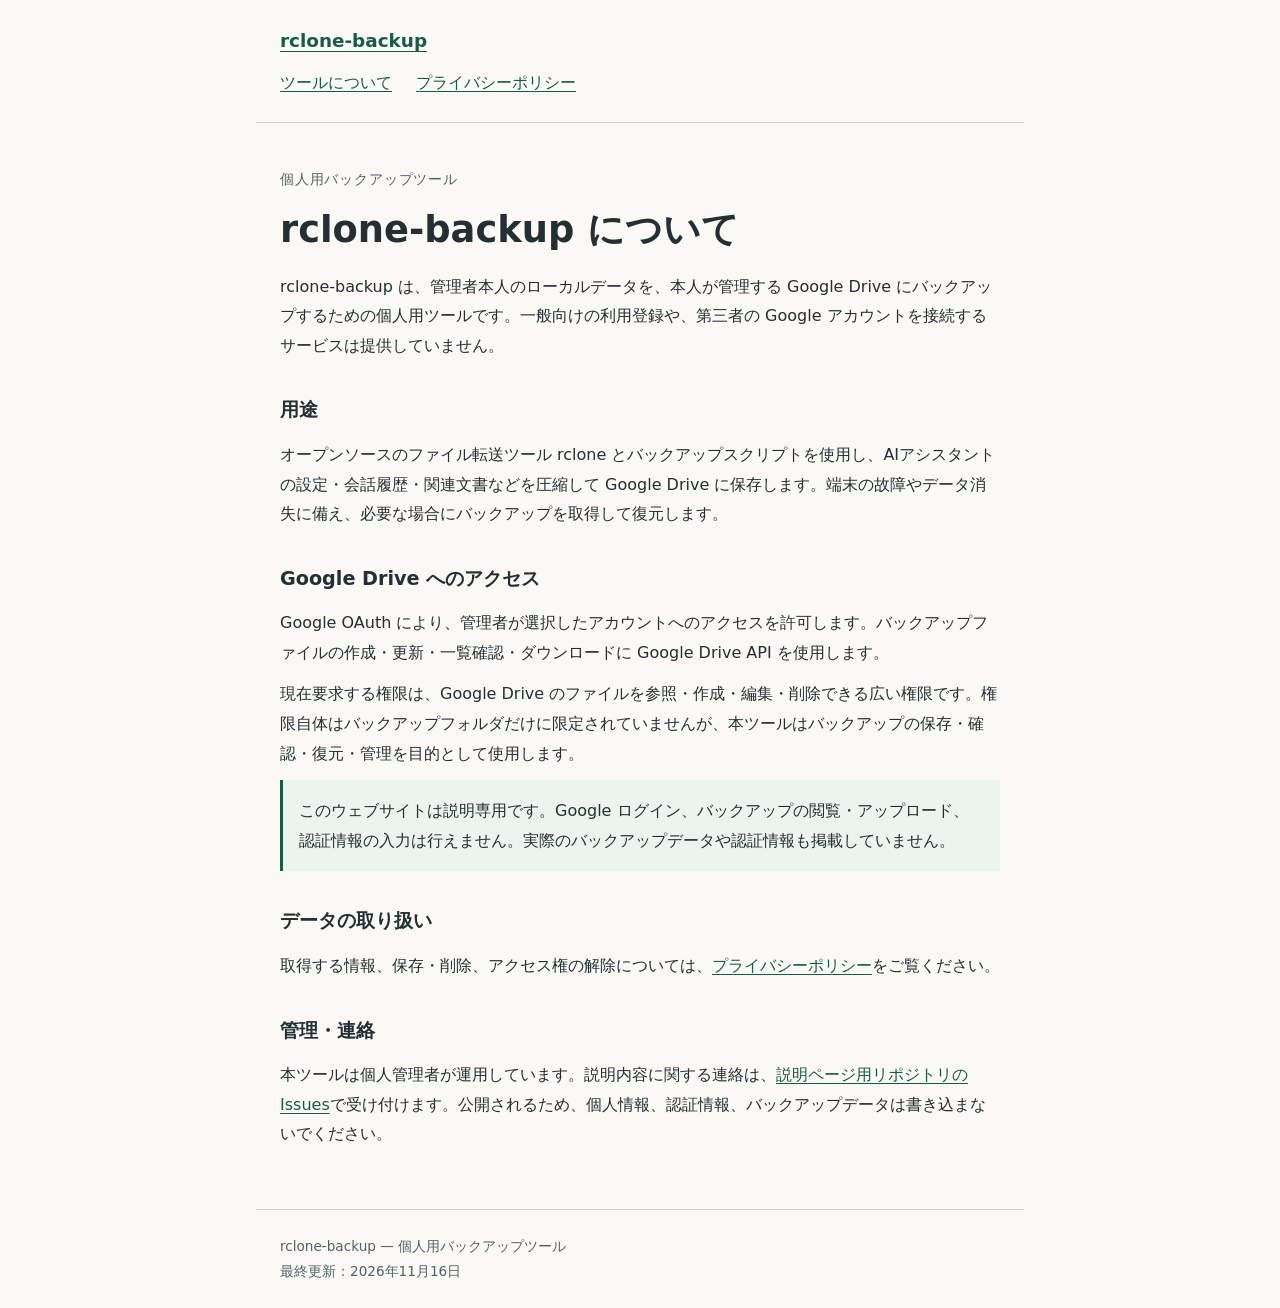
<file: index.html>
<!doctype html>
<html lang="ja"><head><meta charset="utf-8"><meta name="viewport" content="width=device-width,initial-scale=1"><meta name="robots" content="noindex"><meta name="description" content="個人用Google Driveバックアップツール rclone-backup の用途とデータの取り扱い。"><title>ツールについて | rclone-backup</title><link rel="stylesheet" href="style.css"></head>
<body><a class="skip" href="#main">本文へ</a><header><a href="./">rclone-backup</a><nav aria-label="メインナビゲーション"><a href="./">ツールについて</a><a href="privacy.html">プライバシーポリシー</a></nav></header><main id="main"><p class="label">個人用バックアップツール</p><h1>rclone-backup について</h1>
<p>rclone-backup は、管理者本人のローカルデータを、本人が管理する Google Drive にバックアップするための個人用ツールです。一般向けの利用登録や、第三者の Google アカウントを接続するサービスは提供していません。</p>
<h2>用途</h2><p>オープンソースのファイル転送ツール rclone とバックアップスクリプトを使用し、AIアシスタントの設定・会話履歴・関連文書などを圧縮して Google Drive に保存します。端末の故障やデータ消失に備え、必要な場合にバックアップを取得して復元します。</p>
<h2>Google Drive へのアクセス</h2><p>Google OAuth により、管理者が選択したアカウントへのアクセスを許可します。バックアップファイルの作成・更新・一覧確認・ダウンロードに Google Drive API を使用します。</p><p>現在要求する権限は、Google Drive のファイルを参照・作成・編集・削除できる広い権限です。権限自体はバックアップフォルダだけに限定されていませんが、本ツールはバックアップの保存・確認・復元・管理を目的として使用します。</p>
<p class="note">このウェブサイトは説明専用です。Google ログイン、バックアップの閲覧・アップロード、認証情報の入力は行えません。実際のバックアップデータや認証情報も掲載していません。</p>
<h2>データの取り扱い</h2><p>取得する情報、保存・削除、アクセス権の解除については、<a href="privacy.html">プライバシーポリシー</a>をご覧ください。</p>
<h2>管理・連絡</h2><p>本ツールは個人管理者が運用しています。説明内容に関する連絡は、<a href="https://github.com/ramen-man318/rclone-backup-info/issues">説明ページ用リポジトリの Issues</a>で受け付けます。公開されるため、個人情報、認証情報、バックアップデータは書き込まないでください。</p></main><footer>rclone-backup — 個人用バックアップツール<br>最終更新：2026年11月16日</footer></body></html>
</file>
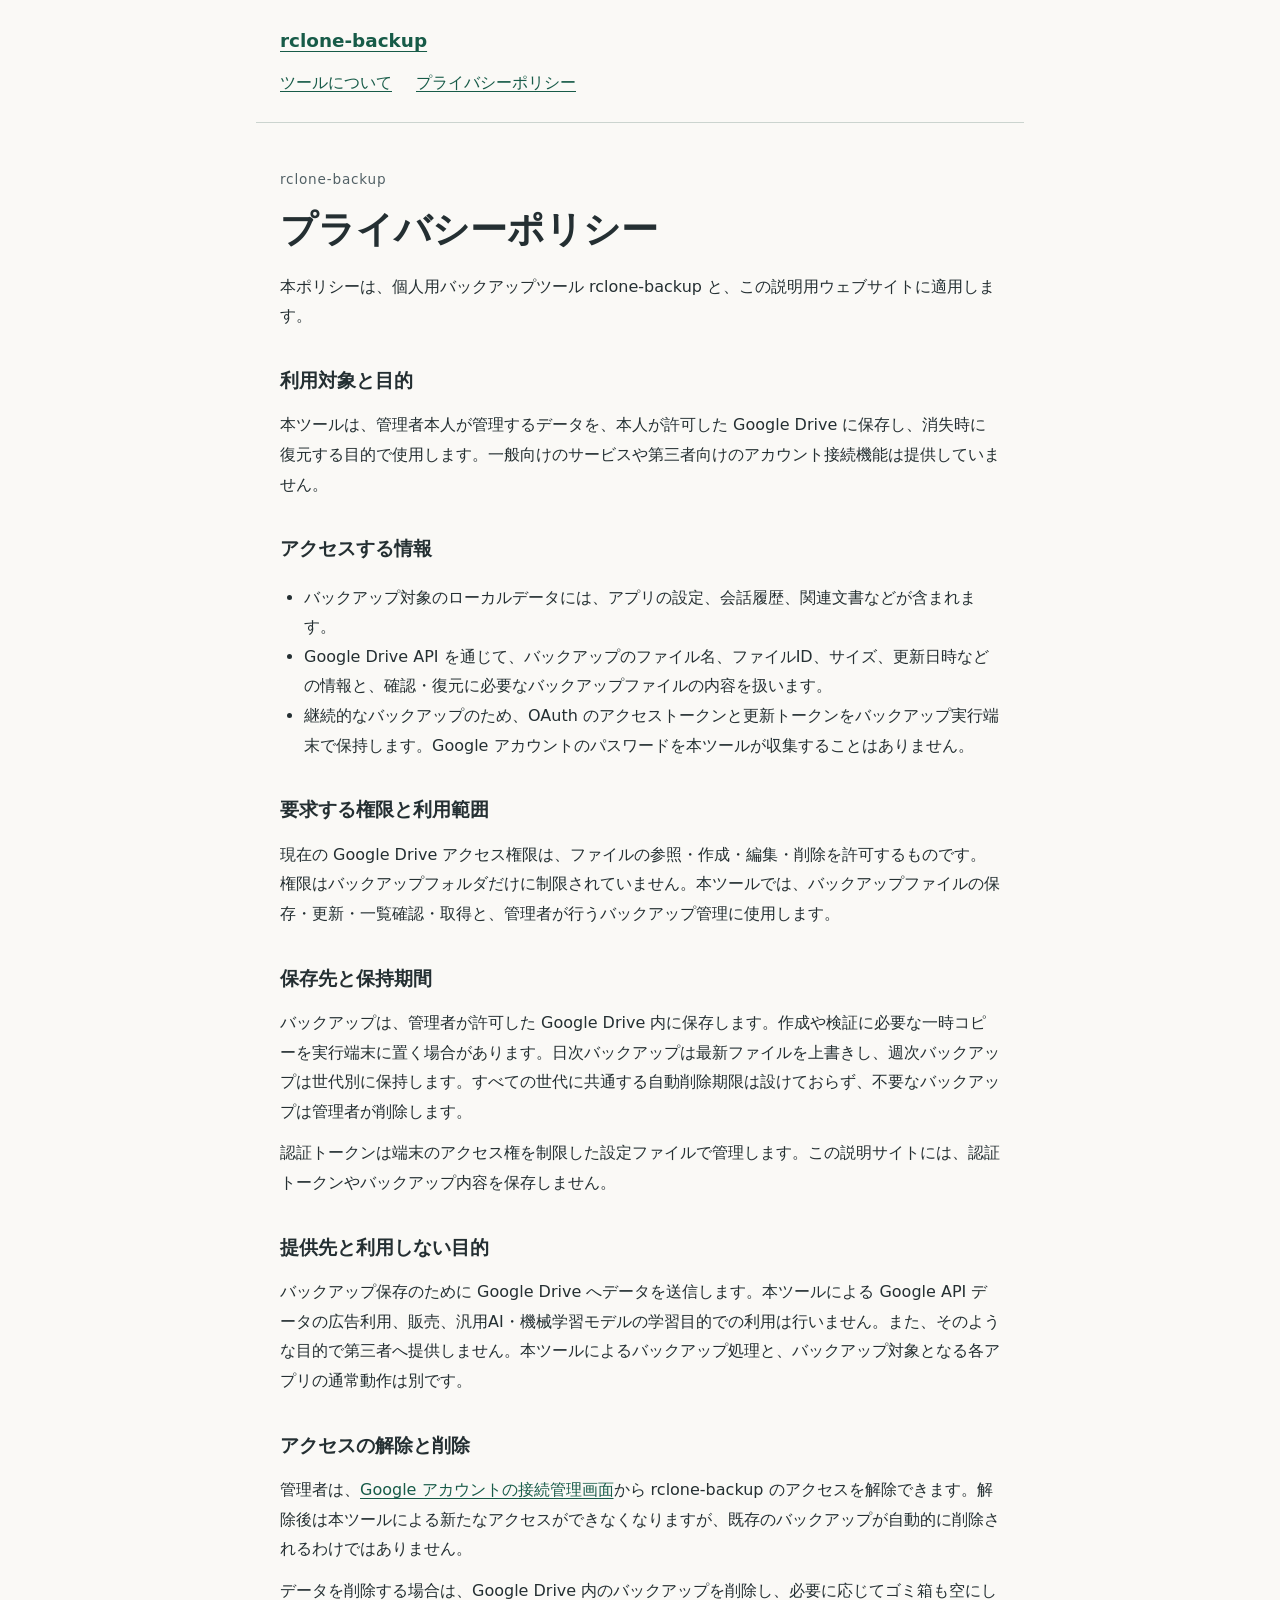
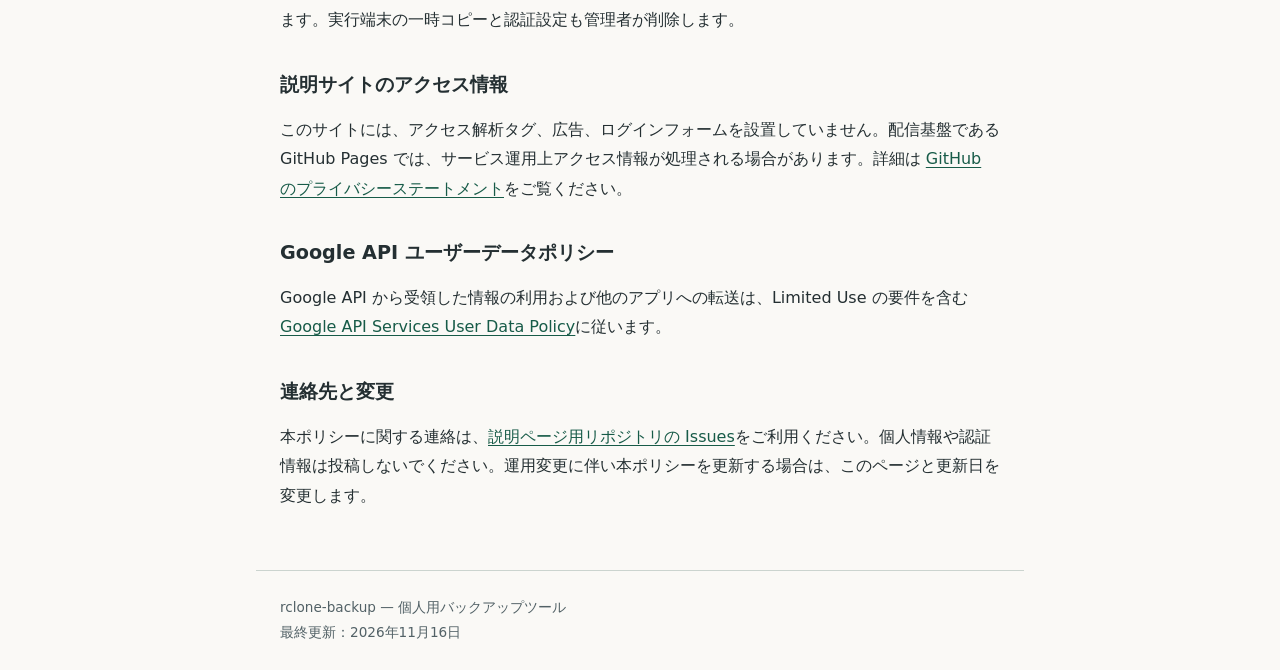
<file: privacy.html>
<!doctype html>
<html lang="ja"><head><meta charset="utf-8"><meta name="viewport" content="width=device-width,initial-scale=1"><meta name="robots" content="noindex"><meta name="description" content="個人用Google Driveバックアップツール rclone-backup の用途とデータの取り扱い。"><title>プライバシーポリシー | rclone-backup</title><link rel="stylesheet" href="style.css"></head>
<body><a class="skip" href="#main">本文へ</a><header><a href="./">rclone-backup</a><nav aria-label="メインナビゲーション"><a href="./">ツールについて</a><a href="privacy.html">プライバシーポリシー</a></nav></header><main id="main"><p class="label">rclone-backup</p><h1>プライバシーポリシー</h1><p>本ポリシーは、個人用バックアップツール rclone-backup と、この説明用ウェブサイトに適用します。</p>
<h2>利用対象と目的</h2><p>本ツールは、管理者本人が管理するデータを、本人が許可した Google Drive に保存し、消失時に復元する目的で使用します。一般向けのサービスや第三者向けのアカウント接続機能は提供していません。</p>
<h2>アクセスする情報</h2><ul><li>バックアップ対象のローカルデータには、アプリの設定、会話履歴、関連文書などが含まれます。</li><li>Google Drive API を通じて、バックアップのファイル名、ファイルID、サイズ、更新日時などの情報と、確認・復元に必要なバックアップファイルの内容を扱います。</li><li>継続的なバックアップのため、OAuth のアクセストークンと更新トークンをバックアップ実行端末で保持します。Google アカウントのパスワードを本ツールが収集することはありません。</li></ul>
<h2>要求する権限と利用範囲</h2><p>現在の Google Drive アクセス権限は、ファイルの参照・作成・編集・削除を許可するものです。権限はバックアップフォルダだけに制限されていません。本ツールでは、バックアップファイルの保存・更新・一覧確認・取得と、管理者が行うバックアップ管理に使用します。</p>
<h2>保存先と保持期間</h2><p>バックアップは、管理者が許可した Google Drive 内に保存します。作成や検証に必要な一時コピーを実行端末に置く場合があります。日次バックアップは最新ファイルを上書きし、週次バックアップは世代別に保持します。すべての世代に共通する自動削除期限は設けておらず、不要なバックアップは管理者が削除します。</p><p>認証トークンは端末のアクセス権を制限した設定ファイルで管理します。この説明サイトには、認証トークンやバックアップ内容を保存しません。</p>
<h2>提供先と利用しない目的</h2><p>バックアップ保存のために Google Drive へデータを送信します。本ツールによる Google API データの広告利用、販売、汎用AI・機械学習モデルの学習目的での利用は行いません。また、そのような目的で第三者へ提供しません。本ツールによるバックアップ処理と、バックアップ対象となる各アプリの通常動作は別です。</p>
<h2>アクセスの解除と削除</h2><p>管理者は、<a href="https://myaccount.google.com/connections">Google アカウントの接続管理画面</a>から rclone-backup のアクセスを解除できます。解除後は本ツールによる新たなアクセスができなくなりますが、既存のバックアップが自動的に削除されるわけではありません。</p><p>データを削除する場合は、Google Drive 内のバックアップを削除し、必要に応じてゴミ箱も空にします。実行端末の一時コピーと認証設定も管理者が削除します。</p>
<h2>説明サイトのアクセス情報</h2><p>このサイトには、アクセス解析タグ、広告、ログインフォームを設置していません。配信基盤である GitHub Pages では、サービス運用上アクセス情報が処理される場合があります。詳細は <a href="https://docs.github.com/en/site-policy/privacy-policies/github-general-privacy-statement">GitHub のプライバシーステートメント</a>をご覧ください。</p>
<h2>Google API ユーザーデータポリシー</h2><p>Google API から受領した情報の利用および他のアプリへの転送は、Limited Use の要件を含む <a href="https://developers.google.com/terms/api-services-user-data-policy">Google API Services User Data Policy</a>に従います。</p>
<h2>連絡先と変更</h2><p>本ポリシーに関する連絡は、<a href="https://github.com/ramen-man318/rclone-backup-info/issues">説明ページ用リポジトリの Issues</a>をご利用ください。個人情報や認証情報は投稿しないでください。運用変更に伴い本ポリシーを更新する場合は、このページと更新日を変更します。</p></main><footer>rclone-backup — 個人用バックアップツール<br>最終更新：2026年11月16日</footer></body></html>
</file>
<file: style.css>
/* A quiet, mobile-first documentation layout. */
:root{--paper:#faf9f6;--ink:#242f32;--muted:#526166;--line:#cbd4cf;--accent:#175b48;--panel:#edf3ef}*{box-sizing:border-box}html{font-family:system-ui,-apple-system,"Noto Sans JP",sans-serif;background:var(--paper);color:var(--ink);line-height:1.85}body{margin:0}header,main,footer{max-width:48rem;margin:auto;padding:1.5rem}header{border-bottom:1px solid var(--line)}header>a{font-size:1.15rem;font-weight:700}nav{display:flex;flex-wrap:wrap;gap:.5rem 1.5rem;margin-top:.65rem}a{color:var(--accent);text-underline-offset:.2em}a:focus-visible{outline:3px solid var(--accent);outline-offset:4px}h1{font-size:clamp(1.75rem,5vw,2.3rem);line-height:1.4;margin:.5rem 0 1rem}h2{font-size:1.2rem;margin:2rem 0 .5rem}p{margin:.75rem 0}ul{padding-left:1.5rem}.label{color:var(--muted);font-size:.85rem;letter-spacing:.06em}.note{background:var(--panel);border-left:3px solid var(--accent);padding:1rem}footer{border-top:1px solid var(--line);color:var(--muted);font-size:.85rem}main{padding-top:2rem;padding-bottom:3rem} .skip{position:absolute;left:-10000px}.skip:focus{position:static}
</file>
